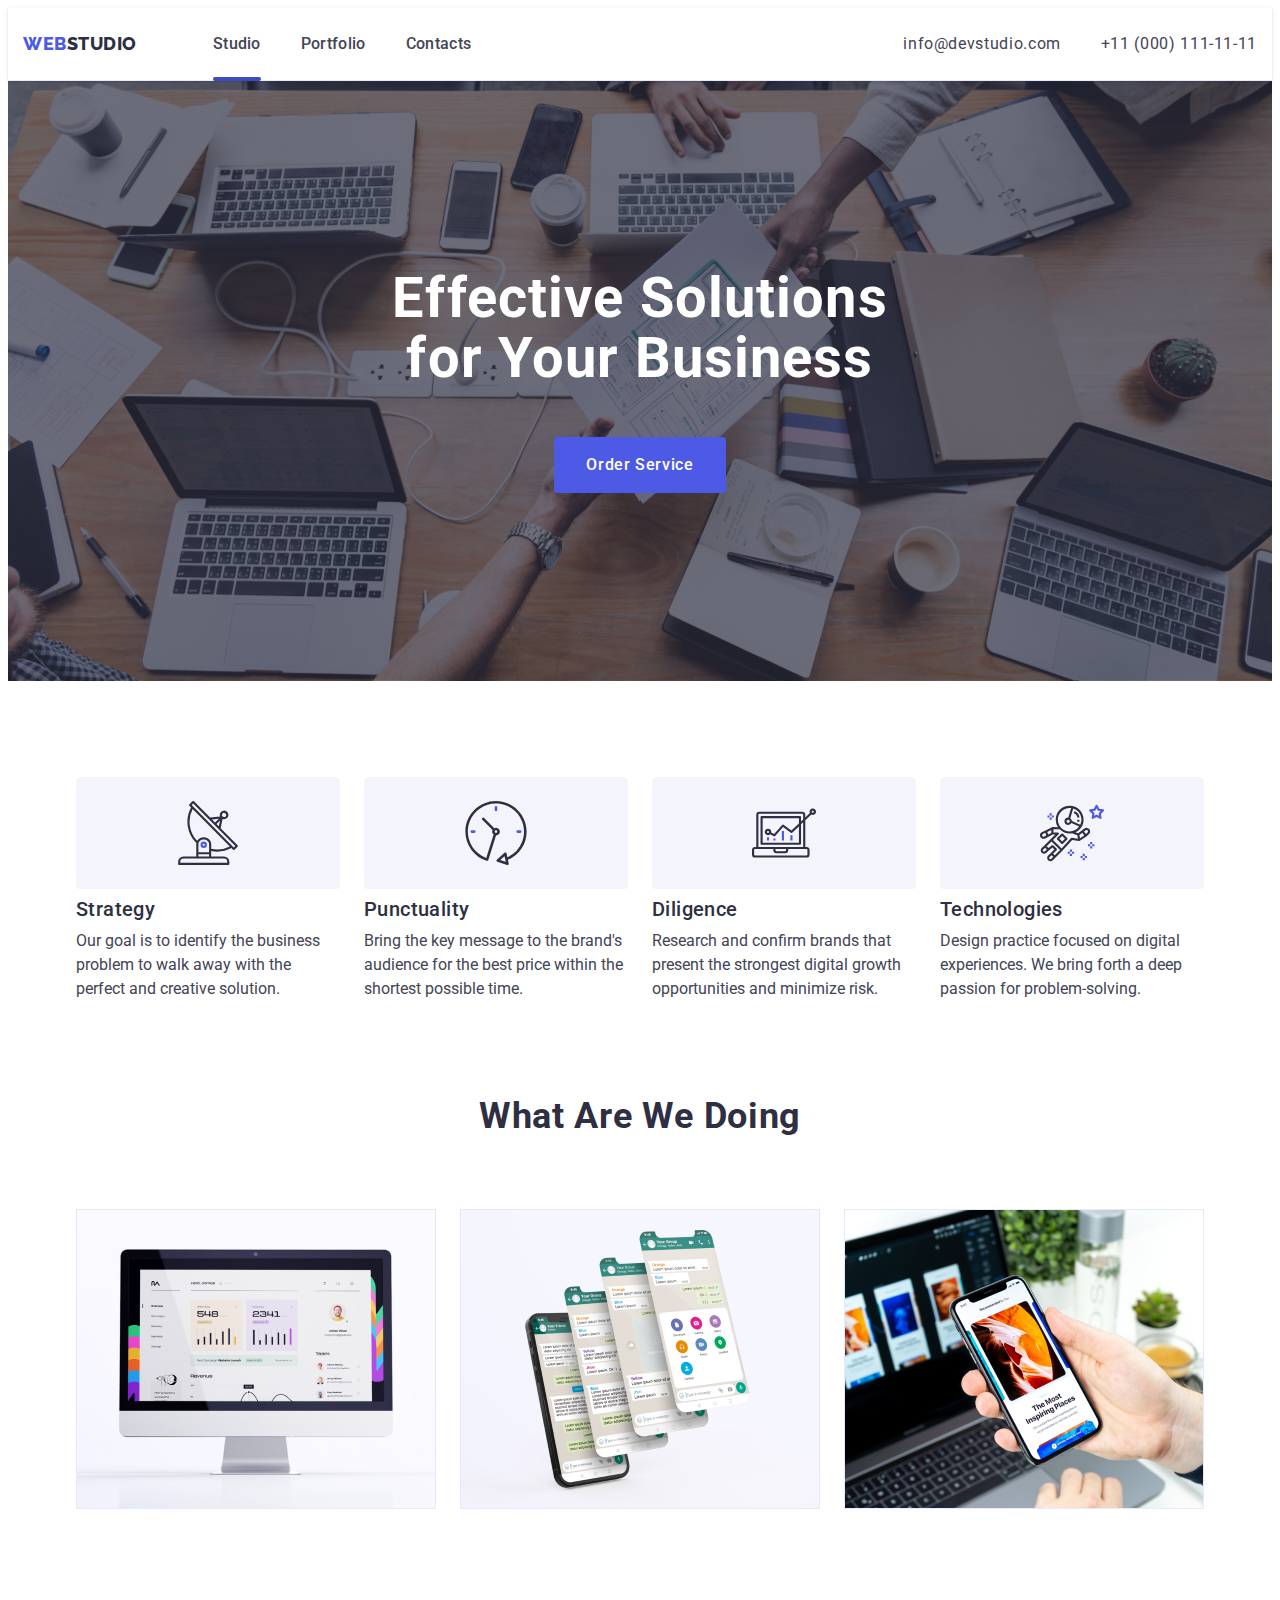
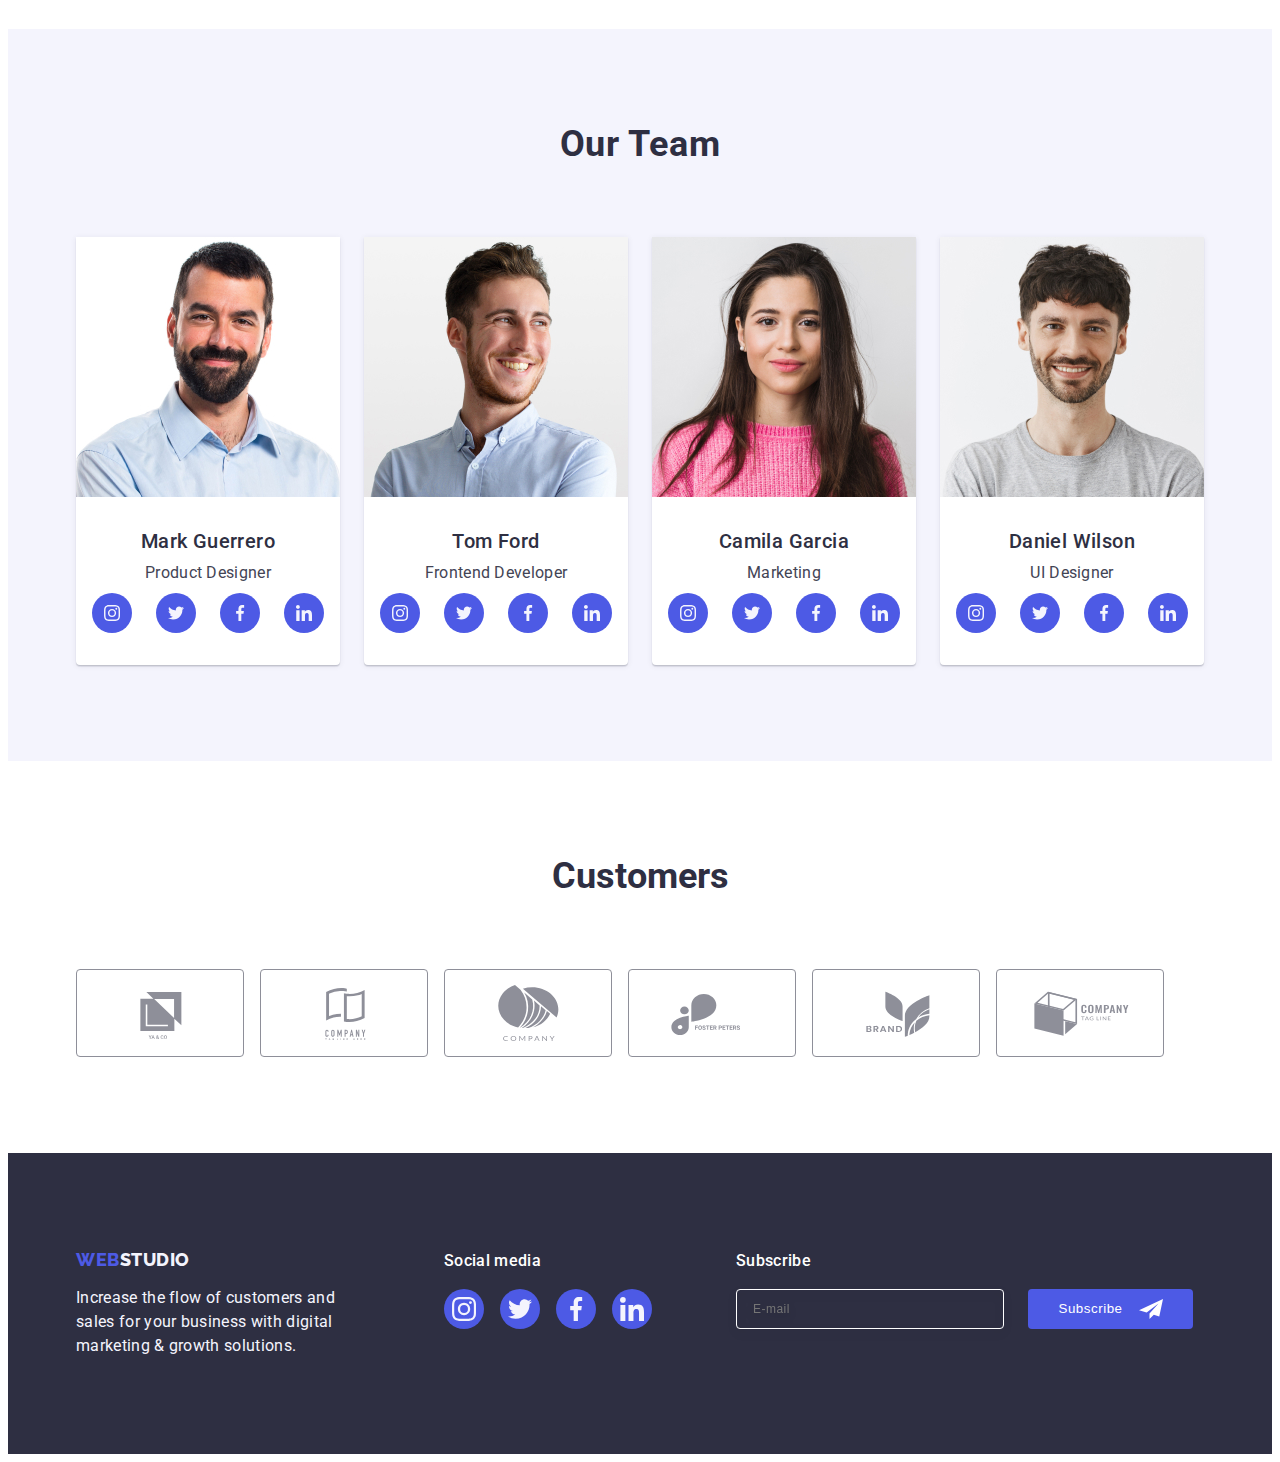
<file: index.html>
<!DOCTYPE html>
<html lang="en">
  <head>
    <meta charset="UTF-8" />
    <meta http-equiv="X-UA-Compatible" content="IE=edge" />
    <meta name="viewport" content="width=device-width, initial-scale=1.0" />
    <title>WebStudio</title>
    <link rel="preconnect" href="https://fonts.googleapis.com" />
    <link rel="preconnect" href="https://fonts.gstatic.com" crossorigin />
    <link
      href="https://fonts.googleapis.com/css2?family=Raleway:wght@800&family=Roboto:wght@400;500;700;900&display=swap"
      rel="stylesheet"
    />
    <link
      rel="stylesheet"
      href="https://cdnjs.cloudflare.com/ajax/libs/modern-normalize/2.0.0/modern-normalize.min.css"
      integrity="sha512-4xo8blKMVCiXpTaLzQSLSw3KFOVPWhm/TRtuPVc4WG6kUgjH6J03IBuG7JZPkcWMxJ5huwaBpOpnwYElP/m6wg=="
      crossorigin="anonymous"
      referrerpolicy="no-referrer"
    />

    <link rel="stylesheet" href="./css/styles.css" />
  </head>
  <body class="page">
    <header class="benefits">
      <div class="header-container container">
       <nav class="navigation">
          <a href="./index.html" class="logo-link link"
            >Web<span class="logo-studio-link">Studio</span></a
          >
         <ul class="list-nav list">
            <li>
              <a class="link-menu current link" href="./index.html">Studio</a>
            </li>
            <li>
              <a class="link-menu link" href="./portfolio.html">Portfolio</a>
            </li>
            <li><a class="link-menu link" href="">Contacts</a></li>
          </ul>
        </nav> 
        <button type="button" class="button-header js-open-menu"
         aria-expanded="false"
        aria-controls="mobile-menu">
          <svg class="mobil-menu-open-icon" width="32" height="22">
            <use href="./images/burger.svg#icon-charm_menu-hamburger-1"></use>
          </svg>
        </button>
        <address class="link-address">
          <ul class="header-list list">
            <li>
              <a class="link-information link" href="./info@devstudio.com"
                >info@devstudio.com</a
              >
            </li>
            <li>
              <a class="link-information link" href="tel:+110001111111"
                >+11 (000) 111-11-11</a
              >
            </li>
          </ul>
        </address>
      </div>

      <div class="modal-menu is-hidden js-menu-container " id="mobile-menu">
        <div class="container mobil-menu-container">
          <button type="button" class="menu-button js-close-menu">
            <svg class="icon-modal-menu" width="8" height="8">
              <use href="./images/close.svg#icon-close-black"></use>
            </svg>
          </button>
          <nav class="modal-menu-list">
            <ul class="list-nav-modal list">
              <li>
                <a class="link-menu-mobile current link" href="./index.html">Studio</a>
              </li>
              <li>
                <a class="link-menu-mobile link" href="./portfolio.html">Portfolio</a>
              </li>
              <li><a class="link-menu-mobile link" href="">Contacts</a></li>
            </ul>
          </nav>

          <address class="modal-link-adress">
            <ul class="header-list-modal list">
              <li>
                <a class="link-information-number link" href="tel:+110001111111"
                  >+11 (000) 111-11-11</a
                
                >
              </li>
              <li>
                <a class="link-information-two link" href="./info@devstudio.com"
                  >info@devstudio.com</a
                >
              </li>
            </ul>
            <ul class="name-soc-list-modal list">
              <li class="name-soc-item">
                <a
                  href=""
                  class="name-soc-link link"
                  target="_blank"
                  rel="noopener noreferrer"
                >
                  <svg class="name-soc-icon" width="16" height="16">
                    <use href="./images/icons.svg#icon-instagram"></use>
                  </svg>
                </a>
              </li>
              <li class="name-soc-item">
                <a
                  href=""
                  class="name-soc-link link"
                  target="_blank"
                  rel="noopener noreferrer"
                >
                  <svg class="name-soc-icon" width="16" height="16">
                    <use href="./images/icons.svg#icon-twitter"></use>
                  </svg>
                </a>
              </li>
              <li class="name-soc-item">
                <a
                  href=""
                  class="name-soc-link link"
                  target="_blank"
                  rel="noopener noreferrer"
                >
                  <svg class="name-soc-icon" width="16" height="16">
                    <use href="./images/icons.svg#icon-facebook"></use></svg
                ></a>
              </li>
              <li class="name-soc-item">
                <a
                  href=""
                  class="name-soc-link link"
                  target="_blank"
                  rel="noopener noreferrer"
                >
                  <svg class="name-soc-icon" width="16" height="16">
                    <use href="./images/icons.svg#icon-linkedin"></use></svg
                ></a>
              </li>
            </ul>
          </address>
         
        </div>
      </div>
    </header>

    <main>
      <section class="title-section">
        <div class="container">
          <h1 class="main-page-title">Effective Solutions for Your Business</h1>
          <button type="button" class="btn-order" data-modal-open>
            Order Service
          </button>
        </div>
      </section>
      <section class="information">
        <div class="container">
          <h2 class="visually-hidden">Our benefits</h2>
          <ul class="information-soc-list list">
            <li class="information-soc-item">
              <div class="icons">
                <svg class="information-icon" width="64" height="64">
                  <use href="./images/icons.svg#icon-antenna"></use>
                </svg>
              </div>
              <h3 class="title-menu">Strategy</h3>
              <p class="paragraph">
                Our goal is to identify the business problem to walk away with
                the perfect and creative solution.
              </p>
            </li>
            <li class="information-soc-item">
              <div class="icons">
                <svg class="information-icon" width="64" height="64">
                  <use href="./images/icons.svg#icon-clock"></use>
                </svg>
              </div>
              <h3 class="title-menu">Punctuality</h3>
              <p class="paragraph">
                Bring the key message to the brand's audience for the best price
                within the shortest possible time.
              </p>
            </li>
            <li class="information-soc-item">
              <div class="icons">
                <svg class="information-icon" width="64" height="64">
                  <use href="./images/icons.svg#icon-diagram"></use>
                </svg>
              </div>

              <h3 class="title-menu">Diligence</h3>
              <p class="paragraph">
                Research and confirm brands that present the strongest digital
                growth opportunities and minimize risk.
              </p>
            </li>
            <li class="information-soc-item">
              <div class="icons">
                <svg class="information-icon" width="64" height="64">
                  <use href="./images/icons.svg#icon-astronaut"></use>
                </svg>
              </div>
              <h3 class="title-menu">Technologies</h3>
              <p class="paragraph">
                Design practice focused on digital experiences. We bring forth a
                deep passion for problem-solving.
              </p>
            </li>
          </ul>
        </div>
      </section>
      <section class="section-img ">
        <div class="container">
          <h2 class="subtitle-main-page">What are we doing</h2>
          <ul class="list-images list">
            <li class="page-menu-img">
              <img
                class="img-main-page"
                src="./images/komp1.jpg"
                alt="notebook"
                width="360"
              />
            </li>
            <li class="page-menu-img">
              <img
                class="img-main-page"
                src="./images/phone2.jpg"
                alt="phone"
                width="360"
              />
            </li>
            <li class="page-menu-img">
              <img
                class="img-main-page"
                src="./images/phone3.jpg"
                alt="phone"
                width="360"
              />
            </li>
          </ul>
        </div>
      </section>

      <section class="section-team">
        <div class="container-photo container">
          <h2 class="desc-menu">Our Team</h2>
          <ul class="team-list list">
            <li class="images-photo">
           <picture>
            <source srcset="./images/man1.jpg 1x, ./images/man1/2x.jpg 2x"/>
          
              <img 
              src="./images/man1.jpg"
               alt="man1"
                width="264" />
            </picture>
              <div class="container-menu">
                <h3 class="name">Mark Guerrero</h3>

                <p class="specialty">Product Designer</p>

                <ul class="name-soc-list list">
                  <li class="name-soc-item">
                    <a
                      href=""
                      class="name-soc-link link"
                      target="_blank"
                      rel="noopener noreferrer"
                    >
                      <svg class="name-soc-icon" width="16" height="16">
                        <use href="./images/icons.svg#icon-instagram"></use>
                      </svg>
                    </a>
                  </li>
                  <li class="name-soc-item">
                    <a
                      href=""
                      class="name-soc-link link"
                      target="_blank"
                      rel="noopener noreferrer"
                    >
                      <svg class="name-soc-icon" width="16" height="16">
                        <use href="./images/icons.svg#icon-twitter"></use>
                      </svg>
                    </a>
                  </li>
                  <li class="name-soc-item">
                    <a
                      href=""
                      class="name-soc-link link"
                      target="_blank"
                      rel="noopener noreferrer"
                    >
                      <svg class="name-soc-icon" width="16" height="16">
                        <use href="./images/icons.svg#icon-facebook"></use></svg
                    ></a>
                  </li>
                  <li class="name-soc-item">
                    <a
                      href=""
                      class="name-soc-link link"
                      target="_blank"
                      rel="noopener noreferrer"
                    >
                      <svg class="name-soc-icon" width="16" height="16">
                        <use href="./images/icons.svg#icon-linkedin"></use></svg
                    ></a>
                  </li>
                </ul>
              </div>
            </li>
            <li class="images-photo">
              <picture>
              <source srcset="./images/man2.jpg 1x, ./images/man2/2x.jpg 2x"/>
              <img 
              src="./images/man2.jpg"
               alt="man2" 
               width="264" />
            </picture>
              <div class="container-menu">
                <h3 class="name">Tom Ford</h3>

                <p class="specialty">Frontend Developer</p>
                <ul class="name-soc-list list">
                  <li class="name-soc-item">
                    <a
                      href=""
                      class="name-soc-link link"
                      target="_blank"
                      rel="noopener noreferrer"
                    >
                      <svg class="name-soc-icon" width="16" height="16">
                        <use href="./images/icons.svg#icon-instagram"></use>
                      </svg>
                    </a>
                  </li>
                  <li class="name-soc-item">
                    <a
                      href=""
                      class="name-soc-link link"
                      target="_blank"
                      rel="noopener noreferrer"
                    >
                      <svg class="name-soc-icon" width="16" height="16">
                        <use href="./images/icons.svg#icon-twitter"></use>
                      </svg>
                    </a>
                  </li>
                  <li class="name-soc-item">
                    <a
                      href=""
                      class="name-soc-link link"
                      target="_blank"
                      rel="noopener noreferrer"
                    >
                      <svg class="name-soc-icon" width="16" height="16">
                        <use href="./images/icons.svg#icon-facebook"></use></svg
                    ></a>
                  </li>
                  <li class="name-soc-item">
                    <a
                      href=""
                      class="name-soc-link link"
                      target="_blank"
                      rel="noopener noreferrer"
                    >
                      <svg class="name-soc-icon" width="16" height="16">
                        <use href="./images/icons.svg#icon-linkedin"></use></svg
                    ></a>
                  </li>
                </ul>
              </div>
            </li>
            <li class="images-photo">
              <picture>
                <source srcset="./images/girl.jpg 1x, ./images/girl2x/2x.jpg 2x"/>
             
              <img 
              src="./images/girl.jpg"
               alt="girl"
                width="264" />
            </picture>
              <div class="container-menu">
                <h3 class="name">Camila Garcia</h3>
                <p class="specialty">Marketing</p>
                <ul class="name-soc-list list">
                  <li class="name-soc-item">
                    <a
                      href=""
                      class="name-soc-link link"
                      target="_blank"
                      rel="noopener noreferrer"
                    >
                      <svg class="name-soc-icon" width="16" height="16">
                        <use href="./images/icons.svg#icon-instagram"></use>
                      </svg>
                    </a>
                  </li>
                  <li class="name-soc-item">
                    <a
                      href=""
                      class="name-soc-link link"
                      target="_blank"
                      rel="noopener noreferrer"
                    >
                      <svg class="name-soc-icon" width="16" height="16">
                        <use href="./images/icons.svg#icon-twitter"></use>
                      </svg>
                    </a>
                  </li>
                  <li class="name-soc-item">
                    <a
                      href=""
                      class="name-soc-link link"
                      target="_blank"
                      rel="noopener noreferrer"
                    >
                      <svg class="name-soc-icon" width="16" height="16">
                        <use href="./images/icons.svg#icon-facebook"></use></svg
                    ></a>
                  </li>
                  <li class="name-soc-item">
                    <a
                      href=""
                      class="name-soc-link link"
                      target="_blank"
                      rel="noopener noreferrer"
                    >
                      <svg class="name-soc-icon" width="16" height="16">
                        <use href="./images/icons.svg#icon-linkedin"></use></svg
                    ></a>
                  </li>
                </ul>
              </div>
            </li>
            <li class="images-photo">
              <picture>
                <source srcset="./images/man3.jpg 1x, ./images/man3.2x/2x.jpg 2x"/>
                <img
                
                src="./images/man3.jpg"
                alt="man3"
                width="264"
              />
              </picture>
              <div class="container-menu">
                <h3 class="name">Daniel Wilson</h3>
                <p class="specialty">UI Designer</p>
                <ul class="name-soc-list list">
                  <li class="name-soc-item">
                    <a
                      href=""
                      class="name-soc-link link"
                      target="_blank"
                      rel="noopener noreferrer"
                    >
                      <svg class="name-soc-icon" width="16" height="16">
                        <use href="./images/icons.svg#icon-instagram"></use>
                      </svg>
                    </a>
                  </li>
                  <li class="name-soc-item">
                    <a
                      href=""
                      class="name-soc-link link"
                      target="_blank"
                      rel="noopener noreferrer"
                    >
                      <svg class="name-soc-icon" width="16" height="16">
                        <use href="./images/icons.svg#icon-twitter"></use>
                      </svg>
                    </a>
                  </li>
                  <li class="name-soc-item">
                    <a
                      href=""
                      class="name-soc-link link"
                      target="_blank"
                      rel="noopener noreferrer"
                    >
                      <svg class="name-soc-icon" width="16" height="16">
                        <use href="./images/icons.svg#icon-facebook"></use></svg
                    ></a>
                  </li>
                  <li class="name-soc-item">
                    <a
                      href=""
                      class="name-soc-link link"
                      target="_blank"
                      rel="noopener noreferrer"
                    >
                      <svg class="name-soc-icon" width="16" height="16">
                        <use href="./images/icons.svg#icon-linkedin"></use></svg
                    ></a>
                  </li>
                </ul>
              </div>
            </li>
          </ul>
        </div>
      </section>
      <section class="customers-container">
        <div class="customers-cnt container">
          <h2 class="title-customers">Customers</h2>

          <ul class="customers-icon-list list">
            <li class="customers-item">
              <a
                href=""
                class="customers-soc-link link"
                target="_blank"
                rel="noopener noreferrer"
              >
                <svg class="customers-icons" width="104" height="56">
                  <use href="./images/icons.svg#icon-Logo"></use>
                </svg>
              </a>
            </li>
            <li class="customers-item">
              <a
                href=""
                class="customers-soc-link link"
                target="_blank"
                rel="noopener noreferrer"
              >
                <svg class="customers-icons" width="104" height="56">
                  <use href="./images/icons.svg#icon-Logo2"></use>
                </svg>
              </a>
            </li>
            <li class="customers-item">
              <a
                href=""
                class="customers-soc-link link"
                target="_blank"
                rel="noopener noreferrer"
              >
                <svg class="customers-icons" width="104" height="56">
                  <use href="./images/icons.svg#icon-logo3"></use>
                </svg>
              </a>
            </li>
            <li class="customers-item">
              <a
                href=""
                class="customers-soc-link link"
                target="_blank"
                rel="noopener noreferrer"
              >
                <svg class="customers-icons" width="104" height="56">
                  <use href="./images/icons.svg#icon-Logo4"></use>
                </svg>
              </a>
            </li>
            <li class="customers-item">
              <a
                href=""
                class="customers-soc-link link"
                target="_blank"
                rel="noopener noreferrer"
              >
                <svg class="customers-icons" width="104" height="56">
                  <use href="./images/icons.svg#icon-Logo5"></use>
                </svg>
              </a>
            </li>
            <li class="customers-item">
              <a
                href=""
                class="customers-soc-link link"
                target="_blank"
                rel="noopener noreferrer"
              >
                <svg class="customers-icons" width="104" height="56">
                  <use href="./images/icons.svg#icon-Logo6"></use>
                </svg>
              </a>
            </li>
          </ul>
        </div>
      </section>
    </main>

    <footer class="closing">
      <div class="closing-footer container">
        <div class="footer-box">
        <div class="web-logo">
        
          <a class="logo-link-footer link" href="./index.html"
            >Web<span class="logo-studio">Studio</span></a
          >
          <p class="paragraph-ft">
            Increase the flow of customers and sales for your business with
            digital marketing & growth solutions.
          </p>
        </div>
        <div class="social-link">
          <p class="paragraph-social">Social media</p>
          <ul class="footer-soc-list list">
            <li class="footer-soc-item">
              <a
                href=""
                class="footer-soc-link link"
                target="_blank"
                rel="noopener noreferrer"
              >
                <svg class="footer-soc-icon" width="24" height="24">
                  <use href="./images/icons.svg#icon-instagram"></use>
                </svg>
              </a>
            </li>
            <li class="footer-soc-item">
              <a
                href=""
                class="footer-soc-link link"
                target="_blank"
                rel="noopener noreferrer"
              >
                <svg class="footer-soc-icon" width="24" height="24">
                  <use href="./images/icons.svg#icon-twitter"></use>
                </svg>
              </a>
            </li>
            <li class="footer-soc-item">
              <a
                href=""
                class="footer-soc-link link"
                target="_blank"
                rel="noopener noreferrer"
              >
                <svg class="footer-soc-icon" width="24" height="24">
                  <use href="./images/icons.svg#icon-facebook"></use></svg
              ></a>
            </li>
            <li class="footer-soc-item">
              <a
                href=""
                class="footer-soc-link link"
                target="_blank"
                rel="noopener noreferrer"
              >
                <svg class="footer-soc-icon" width="24" height="24">
                  <use href="./images/icons.svg#icon-linkedin"></use></svg
              ></a>
            </li>
          </ul>
        </div>
        </div>
        <div class="form-subscribe">
          <p class="paragraph-form">Subscribe</p>
          <form class="footer-form">
            <label for="email" class="subscribe-form">
              <input
                type="email"
                id="email"
                name="email"
                placeholder="E-mail"
                class="input-footer"
              />
            </label>
            <button type="submit" class="footer-subscribe-form">
              Subscribe<svg class="footer-icon-email" width="24" height="24">
                <use href="./images/symbol-defs_.svg#icon-Frame-3-1"></use>
              </svg>
            </button>
          </form>
        </div>
      </div>
    </footer>
    <div class="backdrop is-hidden" data-modal>
      <div class="modal">
        <button type="button" class="modal-close" data-modal-close>
          <svg class="modal-icon" width="8" height="8">
            <use href="./images/close.svg#icon-Vector"></use>
          </svg>
        </button>
        <p class="modal-title">Leave your contacts and we will call you back</p>

        <form class="form-modal">
          <div class="modal-field">
            <label for="user-name" class="input-label">Name</label>

            <div class="input-wrap">
              <input
                type="text"
                name="user-name"
                class="input-modal"
                id="user-name"
                required
              />
              <svg class="icon-modal" width="18" height="24">
                <use href="./images/symbol-defs.svg#icon-person-black"></use>
              </svg>
            </div>
          </div>

          <div class="modal-field">
            <label for="user-tel" class="input-label">Phone</label>

            <div class="input-wrap">
              <input
                type="email"
                name="user-email"
                id="user-tel"
                class="input-modal"
                required
              />
              <svg class="icon-modal" width="18" height="24">
                <use href="./images/symbol-defs.svg#icon-phone-black"></use>
              </svg>
            </div>
          </div>

          <div class="modal-field">
            <label for="user-email" class="input-label">Email</label>

            <div class="input-wrap">
              <input
                type="tel"
                name="user-email"
                id="user-email"
                class="input-modal"
                required
              />
              <svg class="icon-modal" width="18" height="24">
                <use href="./images/symbol-defs.svg#icon-email-black"></use>
              </svg>
            </div>
          </div>

          <div class="input-wrap-texterea">
            <label for="user-comment" class="input-label">Comment</label>

            <textarea
              name="user-comment"
              id="user-comment"
              class="texterea-modal input-modal"
              placeholder="Text input"
            ></textarea>
          </div>
          <div class="modal-field-check">
            <input
              type="checkbox"
              value="true"
              id="user-privacy"
              name="user-privacy"
              class="modal-check visually-hidden"
              required
            />
            <label for="user-privacy" class="modal-form-check">
              <span class="title-privacy">
                <svg class="icon-check" width="10" height="8">
                  <use href="./images/symbol-defs-.svg#icon-access"></use>
                </svg>
              </span>
              I accept the terms and conditions of the
              <a href=" " class="modal-link"> Privacy Policy </a>
            </label>
          </div>

          <button type="submit" class="button-submit">Send</button>
        </form>
      </div>
    </div>

    <script src="./js/modal.js"></script>
    <script src="./js/mobile-menu.js"></script>
  </body>
</html>
</file>
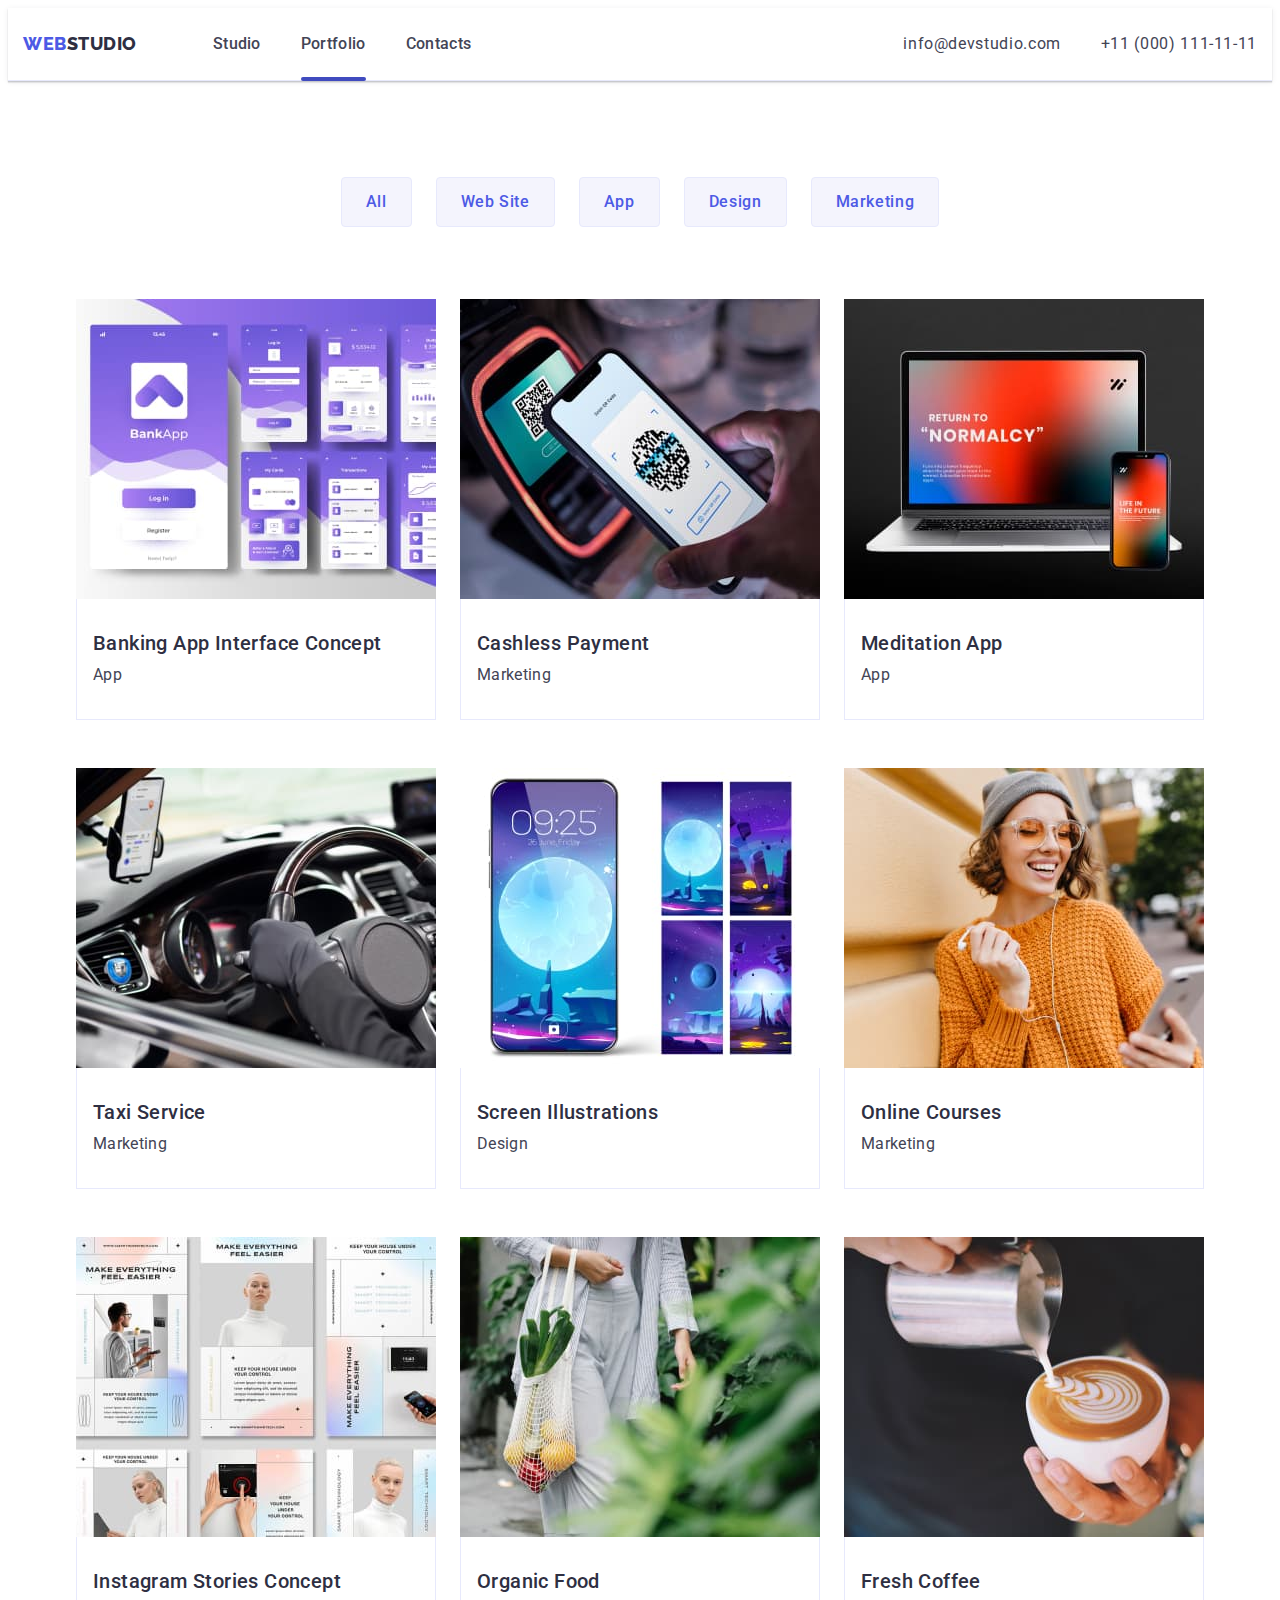
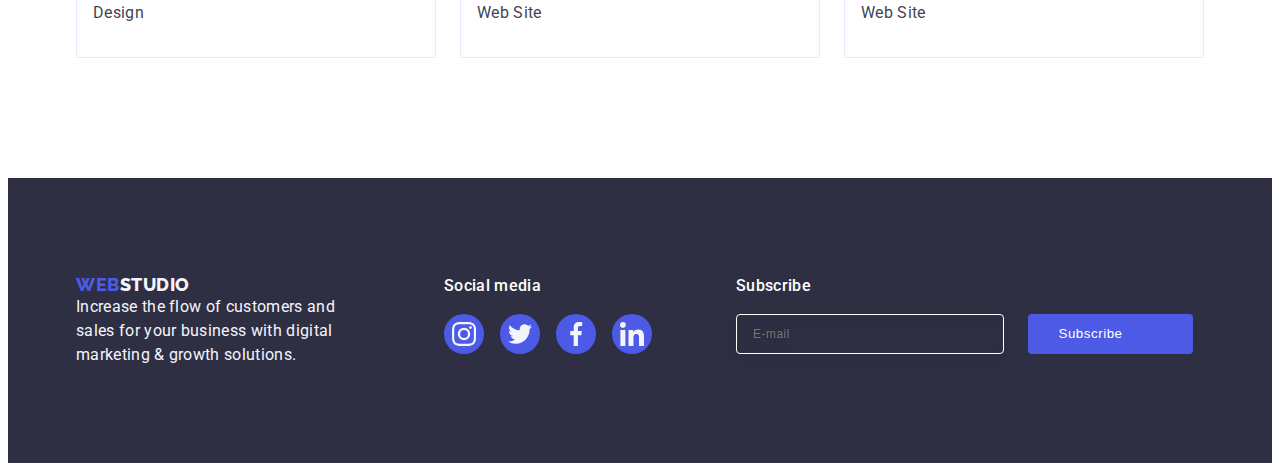
<file: portfolio.html>
<!DOCTYPE html>
<html lang="en">
  <head>
    <meta charset="UTF-8" />
    <meta http-equiv="X-UA-Compatible" content="IE=edge" />
    <meta name="viewport" content="width=device-width, initial-scale=1.0" />

    <title>WebStudio</title>
    <link rel="preconnect" href="https://fonts.googleapis.com" />
    <link rel="preconnect" href="https://fonts.gstatic.com" crossorigin />
    <link
      href="https://fonts.googleapis.com/css2?family=Raleway:wght@800&family=Roboto:wght@400;500;700;900&display=swap"
      rel="stylesheet"
    />
    <link
      rel="stylesheet"
      href="https://cdnjs.cloudflare.com/ajax/libs/modern-normalize/2.0.0/modern-normalize.min.css"
      integrity="sha512-4xo8blKMVCiXpTaLzQSLSw3KFOVPWhm/TRtuPVc4WG6kUgjH6J03IBuG7JZPkcWMxJ5huwaBpOpnwYElP/m6wg=="
      crossorigin="anonymous"
      referrerpolicy="no-referrer"
    />
    <link rel="stylesheet" href="./css/styles.css" />
  </head>
  <body class="page">
    <header class="benefits">
      <div class="header-container container">
        <nav class="navigation">
          <a href="./index.html" class="logo-link link"
            >Web<span class="logo-studio-link">Studio</span></a
          >

          <ul class="list-nav list">
            <li><a class="link-menu link" href="./index.html">Studio</a></li>
            <li>
              <a class="link-menu current link" href="./portfolio.html">Portfolio</a>
            </li>
            <li><a class="link-menu link" href="">Contacts</a></li>
          </ul>
        </nav>
        <address class="link-address">
          <ul class="header-list list">
            <li>
              <a class="link-information link" href="./info@devstudio.com"
                >info@devstudio.com</a
              >
            </li>
            <li>
              <a class="link-information link" href="tel:+110001111111"
                >+11 (000) 111-11-11</a
              >
            </li>
          </ul>
        </address>
      </div>
    </header>
    <main>
      <section class="home-page">
        <div class="container">
          <h1 class="headline" hidden>studing</h1>
          <ul class="button-list list">
            <li><button type="button" class="main-menu-one">All</button></li>
            <li>
              <button type="button" class="main-menu-one">Web Site</button>
            </li>
            <li><button type="button" class="main-menu-one">App</button></li>
            <li><button type="button" class="main-menu-one">Design</button></li>
            <li>
              <button type="button" class="main-menu-one">Marketing</button>
            </li>
          </ul>

          <ul class="img-list list">
            <li class="items">
            
                <a href="./portfolio.html" class="main-img link">
                  <div class="overlay">
                  <img
                    src="./images/1.jpg"
                    alt="Banking"
                    width="360"
                    height="300"
                  />
                  <p class="paragraf-text">
                    14 Stylish and User-Friendly App Design Concepts · Task Manager App · Calorie Tracker App · Exotic Fruit Ecommerce App · Cloud Storage App
                  
                  </p>
                </div>
             
                <div class="container-img">
                  
                  <h2 class="title">Banking App Interface Concept</h2>
                  <p class="subtitle">App</p>
                </div>
              </a>
            </li>
            <li class="items">
             
              <a href="./portfolio.html" class="main-img link">
                <div class="overlay">
                <img
                  src="./images/2.jpg"
                  alt="Cashless Payment"
                  width="360"
                  height="300"
                />
                <p class="paragraf-text">
                  14 Stylish and User-Friendly App Design Concepts · Task Manager App · Calorie Tracker App · Exotic Fruit Ecommerce App · Cloud Storage App
                
                </p>
              </div>
                <div class="container-img">
                  <h2 class="title">Cashless Payment</h2>
                  <p class="subtitle">Marketing</p>
                </div>
              </a>
            </li>

            <li class="items">
             
              <a href="./portfolio.html" class="main-img link">
                <div class="overlay">
                <img
                  src="./images/3.jpg"
                  alt="Meditation App"
                  width="360"
                  height="300"
                />
                <p class="paragraf-text">
                  14 Stylish and User-Friendly App Design Concepts · Task Manager App · Calorie Tracker App · Exotic Fruit Ecommerce App · Cloud Storage App
                
                </p>
              </div>
                <div class="container-img">
                  <h2 class="title">Meditation App</h2>
                  <p class="subtitle">App</p>
                </div>
              </a>
            </li>
            <li class="items">
             
              <a href="./portfolio.html" class="main-img link">
                <div class="overlay">
                <img
                  src="./images/4.jpg"
                  alt="Taxi Service"
                  width="360"
                  height="300"
                />
                <p class="paragraf-text">
                  14 Stylish and User-Friendly App Design Concepts · Task Manager App · Calorie Tracker App · Exotic Fruit Ecommerce App · Cloud Storage App
                
                </p>
              </div>
                <div class="container-img">
                  <h2 class="title">Taxi Service</h2>
                  <p class="subtitle">Marketing</p>
                </div>
              </a>
            </li>
            <li class="items">
             
              <a href="./portfolio.html" class="main-img link">
                <div class="overlay">
                <img
                  src="./images/5.jpg"
                  alt="Screen Illustrations"
                  width="360"
                  height="300"
                />
                <p class="paragraf-text">
                  14 Stylish and User-Friendly App Design Concepts · Task Manager App · Calorie Tracker App · Exotic Fruit Ecommerce App · Cloud Storage App
                
                </p>
              </div>
                <div class="container-img">
                  <h2 class="title">Screen Illustrations</h2>
                  <p class="subtitle">Design</p>
                </div>
              </a>
            </li>
            <li class="items">
              
              <a href="./portfolio.html" class="main-img link">
                <div class="overlay">
                <img
                  src="./images/6.jpg"
                  alt="Online Courses"
                  width="360"
                  height="300"
                />
                 <p class="paragraf-text">
                  14 Stylish and User-Friendly App Design Concepts · Task Manager App · Calorie Tracker App · Exotic Fruit Ecommerce App · Cloud Storage App
                
                </p>
              </div>
                <div class="container-img">
                  <h2 class="title">Online Courses</h2>
                  <p class="subtitle">Marketing</p>
                </div>
              </a>
            </li>
            <li class="items">
             
              <a href="./portfolio.html" class="main-img link">
                <div class="overlay">
                <img
                  src="./images/7.jpg"
                  alt="Instagram Stories Concept"
                  width="360"
                  height="300"
                />
                <p class="paragraf-text">
                  14 Stylish and User-Friendly App Design Concepts · Task Manager App · Calorie Tracker App · Exotic Fruit Ecommerce App · Cloud Storage App
                
                </p>
              </div>
                <div class="container-img">
                  <h2 class="title">Instagram Stories Concept</h2>
                  <p class="subtitle">Design</p>
                </div>
              </a>
            </li>
            <li class="items">
            
              <a href="./portfolio.html" class="main-img link">
                <div class="overlay">
                <img
                  src="./images/8.jpg"
                  alt="Organic Food"
                  width="360"
                  height="300"
                />
                <p class="paragraf-text">
                  14 Stylish and User-Friendly App Design Concepts · Task Manager App · Calorie Tracker App · Exotic Fruit Ecommerce App · Cloud Storage App
                
                </p>
              </div>
                <div class="container-img">
                  <h2 class="title">Organic Food</h2>
                  <p class="subtitle">Web Site</p>
                </div>
              </a>
            </li>
            <li class="items">
           
              <a href="./portfolio.html" class="main-img link">
                <div class="overlay">
                <img
                  src="./images/9.jpg"
                  alt="Fresh Coffee"
                  width="360"
                  height="300"
                />
                <p class="paragraf-text">
                  14 Stylish and User-Friendly App Design Concepts · Task Manager App · Calorie Tracker App · Exotic Fruit Ecommerce App · Cloud Storage App
                
                </p>
              </div>
                <div class="container-img">
                  <h2 class="title">Fresh Coffee</h2>
                  <p class="subtitle">Web Site</p>
                </div>
              </a>
            </li>
          </ul>
        </div>
      </section>
    </main>
    <footer class="closing ">
      <div class="closing-footer container">
      <div class="web-logo">
        <a class="logo-link link" href="./index.html"
          >Web<span class="logo-studio">Studio</span></a
        >
        <p class="paragraph-ft">
          Increase the flow of customers and sales for your business with
          digital marketing & growth solutions.
        </p>
       </div>
      <div class="social-link">
        <p class="paragraph-social">Social media</p>
        <ul class="footer-soc-list list">
          <li class="footer-soc-item">
            <a
              href=""
              class="footer-soc-link link"
              target="_blank"
              rel="noopener noreferrer"
            >
              <svg class="footer-soc-icon" width="24" height="24">
                <use href="./images/icons.svg#icon-instagram"></use>
              </svg>
            </a>
          </li>
          <li class="footer-soc-item">
            <a
              href=""
              class="footer-soc-link link"
              target="_blank"
              rel="noopener noreferrer"
            >
            <svg class="footer-soc-icon" width="24" height="24">
            <use href="./images/icons.svg#icon-twitter" ></use>
            </svg>
         

          
        </a>
          </li>
          <li class="footer-soc-item">
            <a
              href=""
              class="footer-soc-link link"
              target="_blank"
              rel="noopener noreferrer"
            >
          <svg class="footer-soc-icon" width="24" height="24">
            <use href="./images/icons.svg#icon-facebook"></use>

          </svg></a>
          </li>
          <li class="footer-soc-item">
            <a
              href=""
              class="footer-soc-link link"
              target="_blank"
              rel="noopener noreferrer"
            >
            <svg class="footer-soc-icon" width="24" height="24">
              <use href="./images/icons.svg#icon-linkedin"></use>

            </svg></a>
          </li>
        </ul>

      </div>
      <div class="form-subscribe">
       
        <p class="paragraph-form">Subscribe</p>
        <form class="footer-form">
       <label for="user-email" class="subscribe-form">
          <input type="email" 
          id="user-email"
          name="user-email"
          placeholder="E-mail"
          class="input-footer">
        </label>
        <button type="submit" class="footer-subscribe-form" >Subscribe<svg class="footer-icon-email"
           width="24" height="24">
          <use href="./images/symbol-defs.svg#icon-Frame-3-1">    
         

            </use>
          </svg>
        </button>
        </form>
      </div>
  </div>

     
    </footer>
  </body>
</html>
</file>
<file: css/styles.css>
* {
  box-sizing: border-box;
}
:root {
  --modal-backround-kolor: #fcfcfc;
  --header-backround: #ffffff;
  --image-backround: #2e2f42;
  --light-backround: #f4f4fd;
  --acent-color: #e7e9fc;
  --subtle-text: #8e8f99;
  --text: #434455;
  --pressed-state: #404bbf;
  --pimary-brand: #4d5ae5;
  --success: #31d0aa;
}

body {
  font-family: "Roboto", sans-serif;
  background: var(--header-backround);
  color: var(--text);
}

p,
h1,
h2,
h3 {
  margin: 0;
  padding: 0;
}

ul {
  margin: 0;
}

img {
  display: block;
  width: 100%;
  max-width: 100%; height: auto;
}
.mobil-menu-container {
  position: relative;
    padding-left: 40px;
    padding-top: 80px;
    padding-bottom: 40px;
    height: 100%;
    display: flex;
    flex-direction: column;
    justify-content: space-between;
 }
.container {
 min-width: 320px;
  padding-left: 16px;
  padding-right: 16px;
  margin-left: auto;
  margin-right: auto;
}
 

  


.header-container {
  display: flex;
  align-items: center;
  justify-content: space-between;
 height: 72px;
}
.modal-menu {
  opacity: 0;
  visibility: hidden;
  pointer-events: none ;
  z-index: 1000;
  position: fixed;
  width:  100%;
  height: 100%;
  top: 0;
left: 0;
background-color:  var(--header-backround);
overflow-y: scroll;
transition: opacity 250ms cubic-bezier(0.4, 0, 0.2, 1);

}




 .modal-menu.is-open {
opacity: 1;
z-index: 100;
visibility: visible;
pointer-events: auto;

 }
 .mobil-menu.is-hidden {
opacity: 0;
visibility: hidden;
pointer-events: none;

 }
 .mobil-menu-container {
  position: relative;
    padding-left: 40px;
    padding-top: 80px;
    padding-bottom: 40px;
    height: 100%;
    display: flex;
    flex-direction: column;
    justify-content: space-between;
 }
 .link-menu-mobile.currenr {
color: var(--pressed-state);
 }

.menu-button {
  position: absolute;
  display: flex;
  align-items: center;
  justify-content: center;
  padding: 0;
  top: 24px;
  right: 24px;
  width: 24px;
  height: 24px;
  margin-left: auto;
  border-radius: 50%;
  border: 1px solid rgba(0, 0, 0, 0.1);
  background-color: var(--acent-color);
  cursor: pointer;
  transition: background-color 250ms cubic-bezier(0.4, 0, 0.2, 1),
    border 250ms cubic-bezier(0.4, 0, 0.2, 1);
}


.button-header {

 border: none;
 padding: 0;
 background-color: transparent;
 position: absolute;
 top: 24px;right: 24px;
}


.mobil-menu-open-icon {
  
  stroke: #2e2f42;
}

/* .icon-modal-menu {
  position: absolute;
  
} */

.navigation {
  display: flex;
  align-items: center;
 
}
.logo-link {
  font-family: "Raleway", sans-serif;

  font-weight: 800;
  font-size: 18px;
  line-height: 1.17;
  color: var(--pimary-brand);
  letter-spacing: 0.03em;
  text-transform: uppercase;

  display: inline-block;

  align-items: center;
  margin-right: 76px;
}
.logo-link:hover {
  color: var(--pressed-state);
}

.logo-studio {
  font-family: "Raleway", sans-serif;

  align-items: center;

  color: var(--light-backround);

  display: inline-block;
}
.logo-studio-link {
  color: var(--image-backround);
  margin-right: o;
  padding-top: 24px;
  padding-bottom: 24px;
}
.list-nav {
display: none;

 
 


}
.list-nav-modal {
  margin-bottom: 80px;
}
.list-nav-modal {
  margin-top: 80px;
 
}
.link-menu-mobile {
  font-weight: 700;
  font-size: 36px;
  line-height: 1.5;
 margin-bottom: 40px;
  
  letter-spacing: 0.02em;
  text-transform: capitalize;
   color: var(--image-backround);
   display: flex;
   align-items: center;
  
  

   transition: color 250ms cubic-bezier(0.4, 0, 0.2, 1);
}
.link-menu-mobile.current  {
color: var(--pressed-state);
}
.link-menu-mobile:hover {
 
  color: var(--pressed-state);
}




.link-address {
  display: none;
  font-style: normal;
  margin-left: auto;
}

.link-information-number {
  font-family: "Roboto", sans-serif;
  font-style: normal;
font-weight: 700;
  font-size: 24px;
  line-height: 1.1;
 
  letter-spacing: 0.02em;

  gap: 40px;
  display: flex;
  margin-left: auto;
  margin-bottom: 40px;
  transition: color 250ms cubic-bezier(0.4, 0, 0.2, 1);

}
.link-information-two {
  font-family: "Roboto", sans-serif;
  font-style: normal;
font-weight: 500;
font-size: 20px;
line-height: 1.2;
color: var(--text);
display: flex;
margin-bottom: 48px;

}


.link-information:hover {
  color: var(--pressed-state);
} 

.link-information:focus {
  color: var(--pressed-state);
}
.link-information-number:hover {
  color: var(--pressed-state);
}


 .link-information-number :focus {
  color: var(--pressed-state);
}
.name-soc-list-modal {
  display: flex;
  gap: 34px;
  margin-top: 48px;
}


.header-list-modal {
  margin-bottom: 40px;
}
  .title-section {
    max-width: 767px;
    margin-left: auto;
    margin-right: auto;
    background-image: linear-gradient(rgba(46, 47, 66, 0.7), rgba(46, 47, 66, 0.7)), url(../images/Dark-Mobil.jpg);
    background-size: cover;
    background-repeat: no-repeat;
    background-position: center;
   
  background-color: var(--background-color-secondary);
  padding-top: 112px;
  padding-bottom: 112px; }


.main-page-title {
  font-weight: 700;
  font-size: 36px;
  line-height: 1.1;
  text-align: center;
  letter-spacing: 0.02em;
  color: var(--header-backround);
  margin-bottom: 48px;
  max-width: 320px;
  margin: 0% auto;
  
  margin-bottom: 88px;
  margin-right: auto;
  margin-left: auto;
  
}
.btn-order {
  font-family: "Roboto", sans-serif;
  background: var(--pimary-brand);
  font-weight: 500;
  font-size: 16px;
  line-height: 1.5;

  letter-spacing: 0.04em;
  color: var(--header-backround);

  cursor: pointer;
  display: block;
  margin: 0 auto;
  padding-top: 16px;
  padding-right: 32px;
  padding-bottom: 16px;
  padding-left: 32px;
  border-radius: 4px;
  min-width: 169px;
  height: 56px;
  border: none;

  transition: background-color 250ms cubic-bezier(0.4, 0, 0.2, 1);
}

.btn-order:hover {
  background-color: var(--pressed-state);
}

.btn-order:focus {
  background-color: var(--pressed-state);
}



.information {
  background: var(--header-backround);
  padding-top: 96px;
 
  gap: 24px;
}

.icons {
  display: none;
  justify-content: center;
  align-items: center;
  width: 264px;
  height: 112px;
  background-color: #f4f4fd;
  border-radius: 4px;
  margin-bottom: 8px;
}


.information-icon {
  width: 64px;
  height: 64px;
}

.visually-hidden {
  position: absolute;
  width: 1px;
  height: 1px;
  margin: -1px;
  border: 0;
  padding: 0;
  white-space: nowrap;
  clip-path: inset(100%);
  clip: rect(0 0 0 0);
  overflow: hidden;
}


.title-menu {
  text-align: center;

  font-weight: 700;
  font-size: 36px;
  line-height: 1.1;
  letter-spacing: 0.02em;
  color: var(--image-backround);
  margin-bottom: 8px;

}

.paragraph {
  font-weight: 500;
 margin-bottom: 72px;
  font-size: 16px;
line-height: 1.5;
 
 
}

.benefits {
  border-bottom: 1px solid #e7e9fc;

position: relative;
}
.benefits {
  box-shadow: 0px 2px 1px rgba(46, 47, 66, 0.08),
    0px 1px 1px rgba(46, 47, 66, 0.16), 0px 1px 6px rgba(46, 47, 66, 0.08);
}

.benefits-menu {
  gap: 24px;
}

/* .closing {
  display: flex;
  padding-top: 100px;
  padding-bottom: 100px;
} */
.closing-footer {
 display: flex;
 flex-direction: column;
  align-items: center;
  max-width: 428px;

}
.paragraph-social {
  display: flex;
  justify-content: center;
  font-family: "Roboto";
  font-style: normal;
  font-weight: 500;
  font-size: 16px;
  line-height: 24px;
  letter-spacing: 0.02em;
  color: #ffffff;
 margin: 0 auto;
  margin-bottom: 16px;
}


.footer-icon-email {
 

  margin-left: 16px;
}
.input-footer {
  width: 100%;
  height: 40px;
  border: 1px solid #ffffff;
  font-size: 12px;
  line-height: 1.5;
  letter-spacing: 0.04em;
  filter: drop-shadow(0px 4px 4px rgba(0, 0, 0, 0.15));
  border-radius: 4px;
  padding-left: 16px;
  cursor: pointer;
  background-color: var(--image-backround);
  color: var(--header-backround);
  transition: border 250ms cubic-bezier(0.4, 0, 0.2, 1);
  background-color: transparent;
  margin-bottom: 16px;
}

.footer-subscribe-form {
  display: flex;
 align-items: center;
  justify-content: center;
  min-width: 165px;
  height: 40px;
  background: #4d5ae5;
  border-radius: 4px;
  color: #ffffff;
  letter-spacing: 0.04em;

  position: relative;
  margin: 0 auto ;
  font-weight: 500;
  line-height: 1.5;
  cursor: pointer;
  border: none;
  
}





.social-link {
  margin-bottom: 72px;
}

.container-page {
  padding-top: 32px;
  padding-bottom: 32px;
  padding-right: 16px;
  padding-left: 16px;
}



.section-team {
  background: var(--light-backround);
  padding-top: 96px;
  padding-bottom: 96px;
}

.desc-menu {
  font-weight: 700;
  font-size: 36px;
  line-height: 1.11;

  text-align: center;
  letter-spacing: 0.02em;
  text-transform: capitalize;

  color: var(--image-backround);

  margin-bottom: 72px;
}

.images-photo {
  background: var(--header-backround);
  border-radius: 0px 0px 4px 4px;
  box-shadow: 0px 1px 6px rgba(46, 47, 66, 0.08),
    0px 1px 1px rgba(46, 47, 66, 0.16), 0px 2px 1px rgba(46, 47, 66, 0.08);
   
}

.container-menu {
  padding-top: 32px;
  padding-bottom: 32px;
  padding-right: 16px;
  padding-left: 16px;
 
}

.name {
  font-weight: 500;
  font-size: 20px;
  line-height: 1.2;

  text-align: center;
  letter-spacing: 0.02em;

  color: var(--image-backround);
  margin-bottom: 8px;
}

.specialty {
  font-weight: 400;
  font-size: 16px;
  line-height: 1.5;
  text-align: center;
  letter-spacing: 0.02em;
  color: var(--text);
  margin-bottom: 8px;
}

.name-soc-list {
  display: flex;
  justify-content: center;
  gap: 24px;
}
.name-soc-item {
  width: 40px;
  height: 40px;
  transition: color 250ms cubic-bezier(0.4, 0, 0.2, 1);
}
.name-soc-link {
  width: 100%;
  height: 100%;
  background-color: #4d5ae5;
  border-radius: 50%;
  display: flex;
  align-items: center;
  justify-content: center;

  gap: 24px;
  transition: background-color 250ms cubic-bezier(0.4, 0, 0.2, 1);
}

.name-soc-link:hover {
  background-color: #404bbf;
}
.name-soc-link:focus {
  background-color: #404bbf;
}
.name-soc-icon {
  fill: #f4f4fd;
}
.customers-container {
  padding-top: 120px;
  padding-bottom: 120px;
}
.title-customers {
  display: flex;
  align-items: center;
  justify-content: center;

  font-size: 36px;
  line-height: 1.11;
  color: var(--image-backround);
  margin-bottom: 72px;
}



.customers-item {
  width: calc((100% - 16px) / 2);
  height: 88px;
}
.customers-soc-link {
  width: 100%;
  height: 100%;
  display: flex;
  align-items: center;
  justify-content: center;
  border: 1px solid #8e8f99;
  border-radius: 4px;
  transition: border-color 250ms cubic-bezier(0.4, 0, 0.2, 1),
    color 250ms cubic-bezier(0.4, 0, 0.2, 1);
}
.customers-soc-link {
  color: var(--subtle-text);
}
.customers-soc-link:hover {
  border-color: #404bbf;
  color: #404bbf;
}
.customers-soc-link:focus {
  border-color: #404bbf;
  color: #404bbf;
}
.customers-soc-link:hover .customers-icons {
  fill: #404bbf;
}
.customers-icon-list {
 display: flex;
 flex-wrap: wrap;
 column-gap: 16px;
  row-gap: 72px;

}
.customers-icons {
  fill: currentColor;
  transition: fiil var(--transform-all);
}
.closing { padding-top: 96px;padding-bottom: 96px;
  background: var(--image-backround);
}

.paragraph-ft {
  
  font-weight: 400;
  line-height: 1.5;
  letter-spacing: 0.02em;
  color: var(--light-backround);

  max-width: 268px;
  text-align: center;
}
.footer-soc-list {
  display: flex;
  justify-content: center;
  gap: 16px;
}
.footer-soc-item {

  width: 40px;
  height: 40px;
}
.footer-soc-link {
  width: 100%;
  height: 100%;
  background-color: #4d5ae5;
  border-radius: 50%;
  display: flex;
  align-items: center;
  justify-content: center;
  transition: background-color 250ms cubic-bezier(0.4, 0, 0.2, 1);
 
}
.footer-soc-link:hover {
  background-color: #31d0aa;
}
.footer-soc-link:focus {
  background-color: #31d0aa;
}
.footer-soc-icon {
  fill: var(--light-backround);
 
}
.footer-subscribe {
  display: flex;
}
.form-subscribe {
  width: 100%;
}

.paragraph-form {
  display: flex;
  justify-content: center;
  font-weight: 500;
  font-size: 16px;
  line-height: 1.5;
  letter-spacing: 0.02em;
  color: #ffffff;
  margin-bottom: 16px;
}
.user-name-footer::placeholder {
  font-weight: 400;
  font-size: 12px;
  line-height: 24px;

  display: flex;
  align-items: center;
  letter-spacing: 0.04em;

  color: #ffffff;
}
.logo-link-footer {
  font-family: "Raleway", sans-serif;

  font-weight: 800;
  font-size: 18px;
  line-height: 1.17;
  color: var(--pimary-brand);
  letter-spacing: 0.03em;
  text-transform: uppercase;

  display: inline-block;

  
  margin-bottom: 16px;
}

.web-logo {
  margin-bottom: 72px;
text-align: center;
}
.footer-form {width: 100%;}

.main-menu-one {
  font-family: "Roboto", sans-serif;
  background: var(--light-backround);

  border-radius: 4px;
  font-weight: 500;
  font-size: 16px;
  line-height: 1.5;

  letter-spacing: 0.04em;
  color: var(--pimary-brand);
  cursor: pointer;
  padding: 12px 24px;
  border: 1px solid var(--acent-color);
  transition: color 250ms cubic-bezier(0.4, 0, 0.2, 1),
    background-color 250ms cubic-bezier(0.4, 0, 0.2, 1),
    border-color 250ms cubic-bezier(0.4, 0, 0.2, 1),
    box-shadow 250ms cubic-bezier(0.4, 0, 0.2, 1);
}
.main-menu-one:hover {
  border-color: transparent;
  background-color: var(--pressed-state);
  color: var(--header-backround);
  box-shadow: 0px 3px 1px rgba(0, 0, 0, 0.1), 0px 2px 1px rgba(0, 0, 0, 0.08),
    0px 2px 2px rgba(0, 0, 0, 0.12);
}
.main-menu-one:focus {
  border-color: transparent;
  background-color: var(--pressed-state);
  color: var(--header-backround);
  box-shadow: 0px 3px 1px rgba(0, 0, 0, 0.1), 0px 2px 1px rgba(0, 0, 0, 0.08),
    0px 2px 2px rgba(0, 0, 0, 0.12);
}

.main-img {
  transition: box-shadow 250ms cubic-bezier(0.4, 0, 0.2, 1);
}
.main-img:hover .paragraf-text {
  transform: translate(0, 0);
}
.main-img:focus .paragraf-text {
  transform: translate(0, 0);
}

.main-img:hover {
  box-shadow: 0px 1px 6px rgba(46, 47, 66, 0.08),
    0px 1px 1px rgba(46, 47, 66, 0.16), 0px 2px 1px rgba(46, 47, 66, 0.08);
}
.main-img:focus {
  box-shadow: 0px 1px 6px rgba(46, 47, 66, 0.08),
    0px 1px 1px rgba(46, 47, 66, 0.16), 0px 2px 1px rgba(46, 47, 66, 0.08);
}

.overlay {
  position: relative;
  overflow: hidden;
}

.container-img {
  padding-top: 32px;
  padding-bottom: 32px;
  padding-right: 16px;
  padding-left: 16px;
  border: 1px solid var(--acent-color);
  border-top: none;
}
.paragraf-text {
  position: absolute;
  top: 0;
  left: 0;
  height: 300px;
  width: 360px;
  padding: 40px 32px;
  font-family: "Roboto";
  font-style: normal;

  font-size: 16px;
  line-height: 24px;
  letter-spacing: 0.02em;
  color: #f4f4fd;
  background-color: var(--pimary-brand);
  transform: translate(0, 100%);
  transition: transform 250ms cubic-bezier(0.4, 0, 0.2, 1);
}

.list {
  list-style: none;
  margin: 0%;
  padding: 0%;
}

.link {
  text-decoration: none;
}



.title {
  font-weight: 500;
  font-size: 20px;
  line-height: 1.2;
  letter-spacing: 0.02em;

  color: var(--image-backround);

  margin-bottom: 8px;
}

.subtitle {
  font-weight: 400;
  font-size: 16px;
  line-height: 1.5;

  letter-spacing: 0.02em;
  color: var(--text);
}
.section-img {
  display: none;
  padding-bottom: 120px;
}
.img-main-page {
  margin-right: 24px;
}

.page-menu-img {
  width: calc((100% - 48px) / 3);
}
.home-page {
  padding-top: 96px;
  padding-bottom: 120px;
}


.list-images {
  display: flex;
  gap: 24px;
}
.benefits-menu {
  display: flex;
}
.team-list {
  display: flex;
  flex-direction: column;
  align-items: center;
  gap: 72px;
text-align: center;
}

.button-list {
  display: flex;
  justify-content: center;
  gap: 24px;
  margin-bottom: 72px;
}

.img-list {
  display: flex;
  flex-wrap: wrap;
  column-gap: 24px;
  row-gap: 48px;
}
.backdrop {
  position: fixed;
  width: 100%;
  height: 100%;
  background-color: rgba(46, 47, 66, 0.4);
  top: 0;
}
.modal {
  position: absolute;
  padding-top: 72px;
  padding-right: 24px;
  padding-bottom: 24px;
  padding-left: 24px;
  top: 50%;
  left: 50%;
  transform: translate(-50%, -50%);
  width: 100%;
 

  background-color: #fcfcfc;
  box-shadow: 0px 1px 1px rgba(0, 0, 0, 0.14), 0px 1px 3px rgba(0, 0, 0, 0.12),
    0px 2px 1px rgba(0, 0, 0, 0.2);
  border-radius: 4px;

  transition: transform 250ms cubic-bezier(0.4, 0, 0.2, 1);
}
.modal-close {
  position: absolute;
  display: flex;
  align-items: center;
  justify-content: center;
  padding: 0;
  top: 24px;
  right: 24px;
  width: 24px;
  height: 24px;
  margin-left: auto;
  border-radius: 50%;
  border: 1px solid rgba(0, 0, 0, 0.1);
  background-color: var(--acent-color);
  cursor: pointer;
  transition: background-color 250ms cubic-bezier(0.4, 0, 0.2, 1),
    border 250ms cubic-bezier(0.4, 0, 0.2, 1);
}

.modal-icon {
  position: absolute;

  transition: fill 250ms cubic-bezier(0.4, 0, 0.2, 1);
}
.is-hidden {
  visibility: hidden;
  opacity: 0;
  pointer-events: none;
}
.backdrop {
  transition: opacity 250ms cubic-bezier(0.4, 0, 0.2, 1),
    visibility 250ms cubic-bezier(0.4, 0, 0.2, 1);
}
.modal-close:hover,
.modal-close:focus {
  background-color: #404bbf;
  border: none;
  color: #ffffff;
}

.modal-close:hover .modal-icon,
.modal-close:focus .modal-icon {
  fill: #ffffff;
}
.modal-title {
  font-weight: 500;
  font-size: 16px;
  line-height: 1.5;
  text-align: center;
  letter-spacing: 0.02em;
  text-align: center;
  margin-bottom: 16px;
  color: var(--image-backround);
}
.modal-field {
  margin-bottom: 8px;
}

.modal-field-check {
  margin-bottom: 24px;

}
.modal-check:focus + .modal-form-check span{
border-color: var(--pimary-brand);
  
}
.input-modal {
  width: 100%;
  height: 40px;
  outline: transparent;
  border: 1px solid rgba(46, 47, 66, 0.4);
  border-radius: 4px;
  padding-left: 38px;
  background-color: transparent;
  transition: border-color 250ms cubic-bezier(0.4, 0, 0.2, 1);
  
 
}
.input-modal:focus {
  border-color: var(--pimary-brand);
}

.input-modal:focus + .icon-modal {
  fill: var(--pimary-brand);
}

.input-lable {
  font-weight: 400;
  font-size: 12px;
  line-height: 14px;
  letter-spacing: 0.04em;

  color: var(--subtle-text);
}
.input-label {
  display: block;
  margin-bottom: 4px;
  font-weight: 400;
  font-size: 12px;
  line-height: 1.17;
  letter-spacing: 0.04em;
  color: var(--subtle-text);
}
.icon-modal {
  position: absolute;
  top: 50%;
  left: 16px;
  transform: translateY(-50%);
  display: block;
  fill: var(--image-backround);
  transition: fill 250ms cubic-bezier(0.4, 0, 0.2, 1);
}

.input-wrap {
  position: relative;
  margin-bottom: 8px;
}
.input-wrap-texterea {
  margin-bottom: 16px;
}

.button-submit {
  display: block;
  justify-content: center;
  align-items: center;
  border: none;
  width: 169px;
  height: 56px;
  background-color: var(--pimary-brand);
  transition: background-color 250ms cubic-bezier(0.4, 0, 0.2, 1);
  box-shadow: 0px 4px 4px rgba(0, 0, 0, 0.15);
  border-radius: 4px;
  font-weight: 500;
  font-size: 16px;
  line-height: 24px;
  margin-top: 24px;

  min-width: 169px;

  display: block;
  margin-left: auto;
  margin-right: auto;
  align-items: center;
  text-align: center;
  letter-spacing: 0.04em;
  color: var(--header-backround);
  cursor: pointer;
}
.input-name::placeholder {
  font-weight: 400;
  font-size: 12px;
  line-height: 14px;
  color: rgba(46, 47, 66, 0.4);
  letter-spacing: 0.04em;
}
.texterea-modal {
  font-weight: 400;
  font-size: 12px;
  line-height: 1.17;
  letter-spacing: 0.04em;
  width: 100%;
  height: 120px;
  outline: transparent;
  color: rgba(46, 47, 66, 0.4);
  border: 1px solid rgba(46, 47, 66, 0.4);
  border-radius: 4px;
  padding: 8px 16px;
  resize: none;
  transition: border-color 250ms cubic-bezier(0.4, 0, 0.2, 1);
  background-color: transparent;
}
.texterea-modal:focus + .input-modal {
  border-color: var(--pressed-state);
}

.modal-form-check {
  align-items: center;
  font-weight: 400;
  font-size: 12px;
  line-height: 1.17;
  color: var(--subtle-text);
  letter-spacing: 0.04em;
}

.modal-form-check span {
  width: 16px;
  height: 16px;
  border: 1px solid rgba(46, 47, 66, 0.4);
  border-radius: 2px;
  display: inline-flex;
  align-items: center;
  justify-content: center;

  transition: background-color 250ms cubic-bezier(0.4, 0, 0.2, 1),
    border 250ms cubic-bezier(0.4, 0, 0.2, 1),
    fill 250ms cubic-bezier(0.4, 0, 0.2, 1);

  justify-content: center;
  fill: transparent;
}

.modal-check:checked + .modal-form-check span {
  background-color: var(--pressed-state);
  fill: var(--light-backround);
  border: none;
}
.modal-link {
  color: var(--pimary-brand);
}



@media screen and (min-width: 428px) {
  .title-section {  
    background-image: linear-gradient(
       rgba(46, 47, 66, 0.7),
       rgba(46, 47, 66, 0.7)
     ),
     url(../images/Dark-Mobil.jpg);
  }
 }
 
@media (min-device-pixel-ratio: 2),
(min-resolution: 192dpi),
(min-resolution: 2dppx) {
.title-section {
  background-image:linear-gradient(rgba(46, 47, 66, 0.7),rgba(46, 47, 66, 0.7)),url(../images/Dark-Tablet@2x.jpg);
}
}

@media screen and (min-width: 428px) 
  { 
    
  .container {
    min-width: 320px;
    padding-left: 15px;
    padding-right: 15px;
  }
  
}



@media screen and (min-width: 768px) {
  .title-section {  
    background-image: linear-gradient(
       rgba(46, 47, 66, 0.7),
       rgba(46, 47, 66, 0.7)
     ),
     url(../images/tablet.jpg);
  }
 }
 
@media (min-device-pixel-ratio: 2),
(min-resolution: 192dpi),
(min-resolution: 2dppx) {
.title-section {
  background-image:linear-gradient(rgba(46, 47, 66, 0.7),rgba(46, 47, 66, 0.7)),url(../images/Dark-Tablet@2x.jpg);
}
}


  
 
@media screen and ( min-width: 768px)

 {.container { 
    width: 738px;
  
    margin-left: auto;
    margin-right: auto;
  padding-left: 16px;
  padding-right: 16px;}

  .container-photo .container, .customers-container .container, .closing-footer .container {
    max-width: 584px;
  }
 .modal-menu  {
  display: none;
 }
  .header-container {
    width: 100% ;
   
    display: flex;
 
  }
  .title-section {

    background-size: cover;
    margin: 0 auto;
    padding-top: 112px;
    padding-bottom: 122px;
  }
  .main-page-title {
    max-width: 496px;
  font-weight: 700;
  font-size: 56px;
  line-height: 1.1;
  }
  .link-address {
     margin-left: auto;
  }
  .header-list {
    display: flex;
    flex-direction: column;
   
  }

  .link-information {
    font-style: normal;
    font-weight: 400;
    font-size: 12px;
    line-height: 1.16;
    letter-spacing: 0.04em;
    color: var(--text-first);
    transition: color 250ms cubic-bezier(0.4, 0, 0.2, 1);
  }
  
    .button-header {
      display: none;
    }
    .link-address {
      margin-bottom: px;
      display: flex;
      flex-wrap: wrap;
      font-style: normal;
      margin-left: 0;
    }
    
  .social-link {
    margin: 0;
  
  }
  .web-logo {
    margin: 0;
  }
  
    .list-nav {
     display: flex;
     justify-content: center;
        align-items: center;
        gap: 40px
        ;
      
      
      }
  
   .link-menu {
    position: relative;
    display: block;
    padding: 24px 0;
    font-weight: 500;
    font-size: 16px;
    line-height: 1.5;
    letter-spacing: 0.02em;
    color: var(--text-secondary);
    transition: color 250ms cubic-bezier(0.4, 0, 0.2, 1);
   }
   .paragraph {
    margin: 0;
   }

    
      .benefits {
        box-shadow: 0px 2px 1px rgba(46, 47, 66, 0.08),
          0px 1px 1px rgba(46, 47, 66, 0.16), 0px 1px 6px rgba(46, 47, 66, 0.08);
      }
    .information {
  padding-top: 96px;
  padding-bottom: 96px;
    }
  
   .information-soc-list {
    display: flex;
   flex-wrap: wrap;
   text-align: left;
   gap: 72px 24px;
    }
    .information-soc-item {
     
      width: calc((100% - 24px) / 2);
    } 
   
    .title-menu {
      
     text-align: left;
     font-weight: 700;
     font-size: 36px;
  line-height: 1.1;
  
  
    }

    .currenr {
      color: var(--pressed-state);
    }
    .team-list {
      display: flex;
      flex-wrap: wrap;
      flex-direction: row;
      justify-content: center;
       gap: 72px 24px;
    }
    .footer-box {
      width: 100%;
    }
.footer-box {
  display: flex;
  gap: 24px;
 
}

.footer-form {
  display: flex;
  gap: 24px;
}
.input-modal {
  width: 100%;
  
} 
.input-modal:focus {
  border-color: var(--pimary-brand);
}

.input-modal:focus + .icon-modal {
  fill: var(--pimary-brand);
}
.modal-menu {
      
  position: absolute;
  top: 50%;
  left: 50%;
  transform: translate(-50%, -50%);
  

}
.modal {

max-width: 408px;
}
.customers-item {
width: calc((100% - 48px) / 3);
}
.closing-footer {
display: flex;
max-width: 586px;
}
 .input-footer {
  width: 268px;
 
 }
 .web-logo {
text-align: left;
 }
 .paragraph-ft {
 text-align: left;
 margin: 0;
 }
 .paragraph-form {
  display: flex;
  justify-content: left;
  text-align: left;

 }
 .footer-subscribe-form {
  margin: 0px;
 }
 .footer-soc-item {
  margin: 0;
 }
 .closing-footer {
  gap: 72px 24px;
 }
}





 
@media screen and (min-width: 1158px) {
  .title-section {  
    max-width: 1440px;
    background-image: linear-gradient(
       rgba(46, 47, 66, 0.7),
       rgba(46, 47, 66, 0.7)
     ),
     url(../images/people-desktop.jpg);
  }
 }
 
@media (min-device-pixel-ratio: 2),
(min-resolution: 192dpi),
(min-resolution: 2dppx) {
.title-section {
  background-image:linear-gradient(rgba(46, 47, 66, 0.7),rgba(46, 47, 66, 0.7)),url(../images/people-desktop@2x.jpg);
}

} 



  
@media screen and (min-width: 1158px) {
  .container {
   min-width: 1158px;
    padding-left: 15px;
    padding-right: 15px;
    margin: 0 auto;
}
.header-container {
  /* width: 100%; */
  height: 72px;
  display: flex;
}
.header-list {
  display: flex;
  flex-direction: row;
  gap: 40px;
}

.link-information {
  font-size: 16px;
    line-height: 1.5;
}

.title-section {
  max-width: 1440px;
  background-size: cover;
  margin: 0 auto;
  padding-top: 188px;
  padding-bottom: 188px;
}

.main-page-title {
  font-weight: 700;
  font-size: 56px;
  line-height: 1.07;
  text-align: center;
  letter-spacing: 0.02em;
  color: var(--header-backround);

  max-width: 496px;
  
  margin-bottom: 48px;

 
}


.link-menu.current::after {
  position: absolute;
  content: '';
  left: 0;
  display: block;
  width: 100%;
  height: 4px;
  background: #404BBF;
  border-radius: 2px;
  bottom: -1px;
} 
.link-menu:focus, .link-menu:hover {
  color: var(--pressed-state);
}

.icons {
  display: flex;
  margin: 0px;
  margin-bottom: 8px;
  
}
.information-soc-list {
  display: flex;
 flex-wrap: nowrap;
  gap: 24px;
}
.information-soc-item {
  width: calc((100% - 16px) / 4);
  margin: 0px;
}

.section-img {
  display: flex;
  padding-bottom: 120px;
}

.subtitle-main-page {
  font-weight: 700;
  font-size: 36px;
  line-height: 1.11;

  text-align: center;
  letter-spacing: 0.02em;
  text-transform: capitalize;
  color: var(--image-backround);

  margin-bottom: 72px;
}
.customers-container {

 padding-top: 96px;
 padding-bottom: 96px;
}

.customers-item {
  width: calc((100% - 120px) / 6);

}

.title-menu {
  font-weight: 500;
  font-size: 20px;
  line-height: 1.2;
 
}

.paragraph {
  font-weight: 400;
}

.closing-footer {
  display:  flex;
  flex-direction: row;
}
.paragraph-ft {
margin: 0;

}
.footer-box {
  margin: 0;
}

.footer-soc-item {
  margin: 0;
}
.closing-footer {
  display: flex;
  align-items: baseline;
  padding-left: 15px;
  padding-right: 15px;
}
.input-footer {
  margin: 0;
}

.form-subscribe {
  margin-left: 60px;
}
.social-link {
  
  margin-left: 80px;
  
}
.paragraph-ft {
 
  width: 264px;
}
.paragraph-social {display: flex;
  justify-content: left;
 
}
}
</file>
